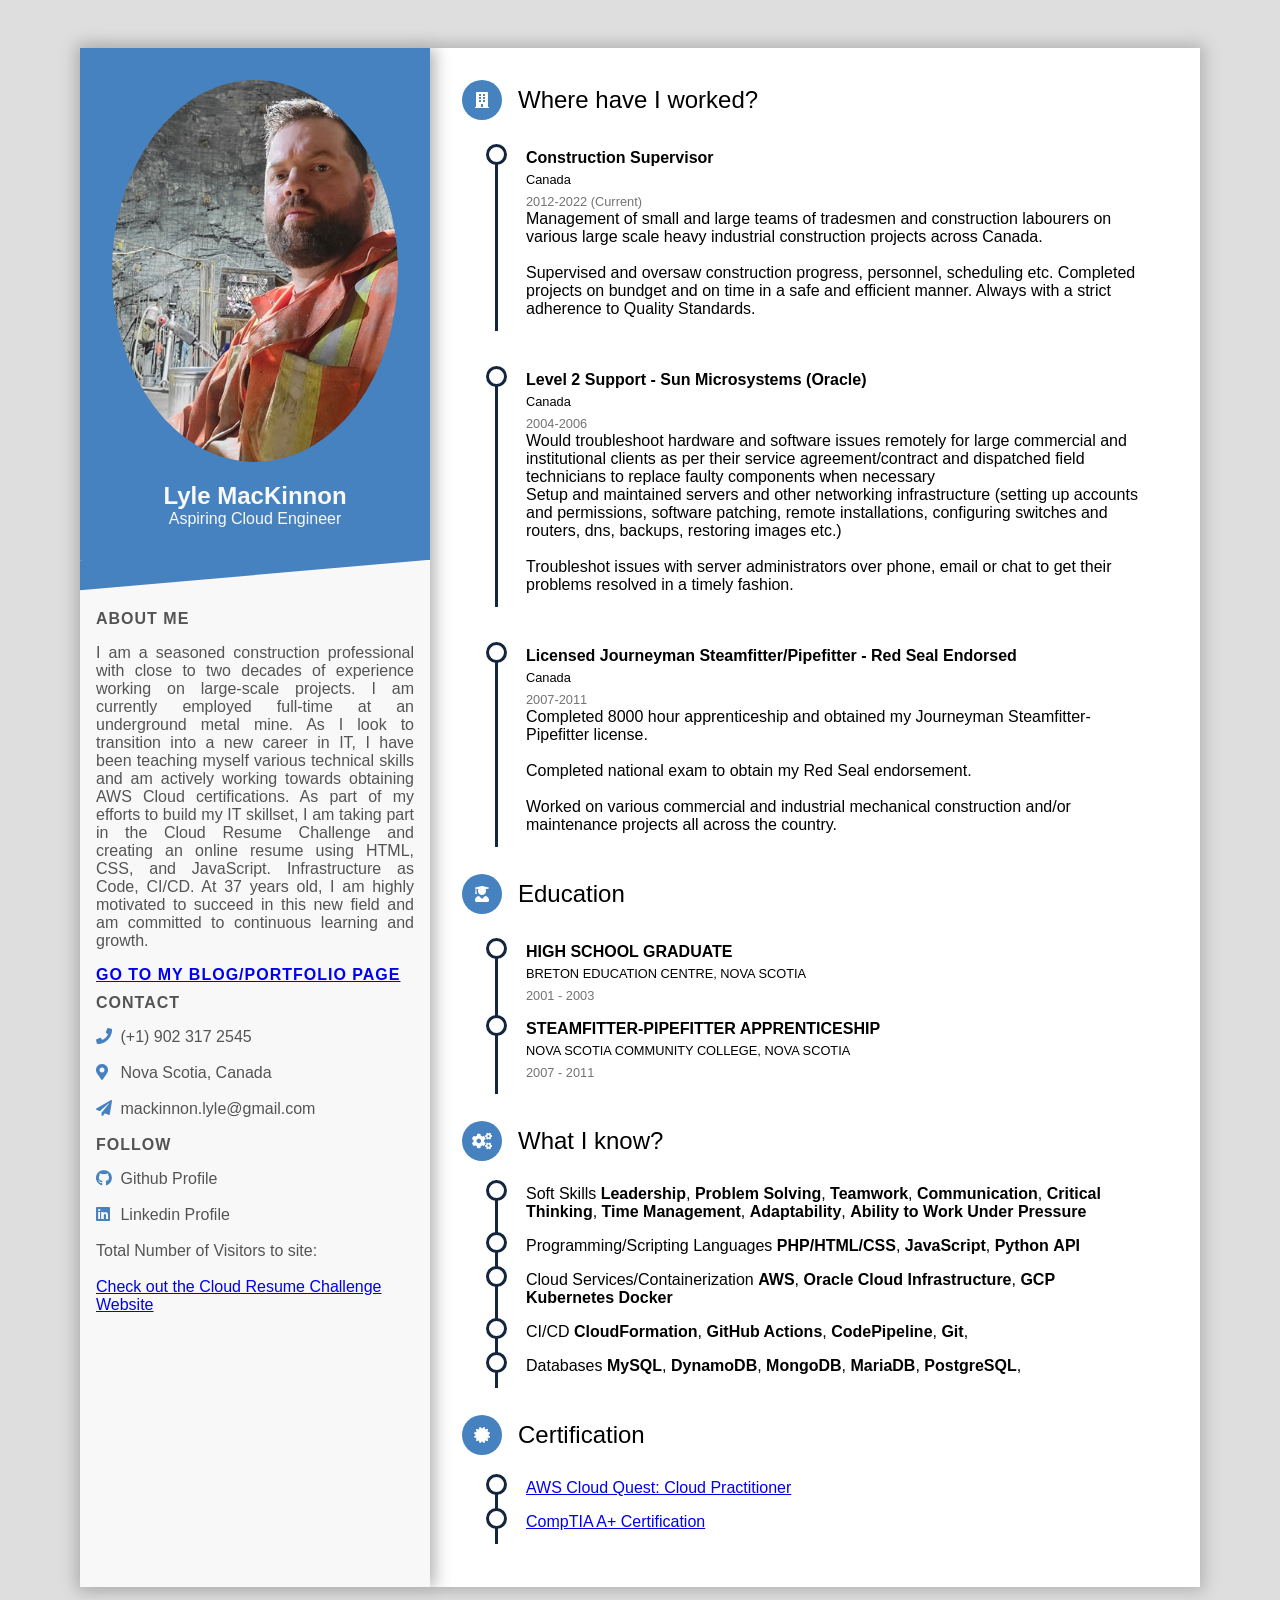
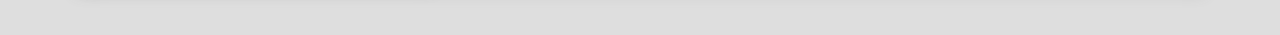
<file: website/index.html>
<!DOCTYPE html>
<html>
    <head>

      <script src="script.js"></script>


        
        <meta charset="utf-8">
        <meta http-equiv="X-UA-Compatible" content="IE=edge">
        <meta name="viewport" content="width=device-width, initial-scale=1">
        <meta name="description" content="Lyle's Cloud Resume Challenge Website">
        <meta property="og:site_name" content="Lyle MacKinnon">
        <meta property="og:title" content="Future Cloud Engineer" />
        <meta property="og:description" content="Lyle's Cloud Resume Challenge Website" />
        <meta property="og:image" itemprop="image" content="lyle.jpg">
        <meta property="og:type" content="website" />
        <link rel="stylesheet" href="style.css">
        <link rel="stylesheet" href="https://use.fontawesome.com/releases/v5.0.13/css/all.css" integrity="sha384-DNOHZ68U8hZfKXOrtjWvjxusGo9WQnrNx2sqG0tfsghAvtVlRW3tvkXWZh58N9jp" crossorigin="anonymous">
        <title>Lyle's Cloud Resume Challenge Website</title>
    </head>
    <body>
      
            <div class="wrapper">
                    <div class="intro">
                      <div class="profile">
                        <div class="photo">
                          <img src="lyle.jpg">
                        </div>
                        <div class="bio">
                          <h1 class="name">Lyle MacKinnon</h1>
                          <p class="profession">Aspiring Cloud Engineer</p>
                        </div>
                      </div>

                      



                      <div class="intro-section about">

                        <h1 class="title">About me</h1>
                        <p class="paragraph">
                          I am a seasoned construction professional with close to two decades of experience working on large-scale projects. I am currently employed full-time at an underground metal mine. As I look to transition into a new career in IT, I have been teaching myself various technical skills and am actively working towards obtaining AWS Cloud certifications. As part of my efforts to build my IT skillset, I am taking part in the Cloud Resume Challenge and creating an online resume using HTML, CSS, and JavaScript. Infrastructure as Code, CI/CD. At 37 years old, I am highly motivated to succeed in this new field and am committed to continuous learning and growth.
                        </p>
                      </div>
                      <div class="intro-section contact">
                          <h1 class="title"><a target="_blank" rel="author" href="https://www.lylemackinnon.com">Go To My Blog/Portfolio Page</a></h1>    
                      </div>
                      <div class="intro-section contact">
                        <h1 class="title">Contact</h1>
                        <div class="info-section">
                          <i class="fas fa-phone"></i>
                          <span>(+1) 902 317 2545</span>
                        </div>
                        <div class="info-section">
                          <i class="fas fa-map-marker-alt"></i>
                          <span>Nova Scotia, Canada</span>
                        </div>
                        <div class="info-section">
                          <i class="fas fa-paper-plane"></i>
                          <span>mackinnon.lyle@gmail.com</span>
                        </div>
                      </div>
                  
                      <div class="intro-section follow">
                        <h1 class="title">Follow</h1>
                        <div class="info-section link">
                          <i class="fab fa-github"></i>
                          <a target="_blank" rel="author" href="https://github.com/mackinnonlyle">
                            <span>Github Profile</span>
                          </a>
                        </div>
                     
                        <div class="info-section link">
                          <i class="fab fa-linkedin"></i>
                          <a target="_blank" rel="author" href="https://www.linkedin.com/in/lyle-m-a7637022a/">
                            <span>Linkedin Profile</span>
                          </a>
                        </div>

                        <div id="visitors" class="visitors"> Total Number of Visitors to site: <span id="visits"></span><span id="loader" class="loader"></span>
                        </div>
                        
                        <br>
                        <div><a href="https://cloudresumechallenge.dev">Check out the Cloud Resume Challenge Website</a></div>
                      </div>
                    </div>
                    <div class="detail">
                        <div class="detail-section edu">
                            <div class="detail-title">
                                <div class="title-icon">
                                <i class="fas fa-building"></i>
                                </div>
                                <span>Where have I worked?</span>
                            </div>
                            <div class="detail-content">
                                <div class="timeline-block">
                                <h1>Construction Supervisor</h1>
                                <p>Canada</p>
                                <time>2012-2022 (Current)</time>
                                <div>
                                    
                                  <div>
                                      Management of small and large teams of tradesmen and construction labourers on various large scale heavy industrial construction projects across Canada.
                                  </div>
                                  <br>
                                  <div>
                                      Supervised and oversaw construction progress, personnel, scheduling etc. Completed projects on bundget and on time in a safe and efficient manner. Always with a strict adherence to Quality Standards.
                                  </div>
                                    
                                </div>
                                </div>
                            </div>
                           
                            <div class="detail-content">
                                    <div class="timeline-block">
                                    <h1>Level 2 Support - Sun Microsystems (Oracle)</h1>
                                    <p>Canada</p>
                                    <time>2004-2006</time>
                                    <div>
                                        Would troubleshoot hardware and software issues remotely for large commercial and institutional clients as per their service agreement/contract and dispatched field technicians to replace faulty components when necessary
                      
                                            <div>
                                                Setup and maintained servers and other networking infrastructure (setting up accounts and permissions, software patching, remote installations, configuring switches and routers, dns, backups, restoring images etc.)
                                            </div>
                                            <br>
                                            <div>
                                                Troubleshot issues with server administrators over phone, email or chat to get their problems resolved in a timely fashion.
                                              </div>
                                      
                                    
                                                
                                            </div>
                                            </div>
                                    </div>
                                    <div class="detail-content">
                                      <div class="timeline-block">
                                      <h1>Licensed  Journeyman Steamfitter/Pipefitter - Red Seal Endorsed</h1>
                                      <p>Canada</p>
                                      <time>2007-2011</time>
                                      <div>
                                          
                                        <div>
                                            Completed 8000 hour apprenticeship and obtained my Journeyman Steamfitter-Pipefitter license.
                                        </div>
                                        <br>
                                        <div>
                                            Completed national exam to obtain my Red Seal endorsement.
                                        </div>
                                        <br>
                                        <div>
                                            Worked on various commercial and industrial mechanical construction and/or maintenance projects all across the country.
                                        </div>
                                       
                                      </div>
                                      </div>
                                  </div>

                        </div>
                      <div class="detail-section edu">
                        <div class="detail-title">
                          <div class="title-icon">
                            <i class="fas fa-user-graduate"></i>
                          </div>
                          <span>Education</span>
                        </div>
                        <div class="detail-content">
                          <div class="timeline-block">
                            <h1>HIGH SCHOOL GRADUATE </h1>
                            <p>BRETON EDUCATION CENTRE, NOVA SCOTIA</p>
                            <time>2001 - 2003</time>

                          </div>
                            
                            <div class="detail-content">
                                <div class="timeline-block">
                                  <h1>STEAMFITTER-PIPEFITTER APPRENTICESHIP </h1>
                                  <p>NOVA SCOTIA COMMUNITY COLLEGE, NOVA SCOTIA</p>
                                  <time>2007 - 2011</time>
                                  
                                </div>

                          </div>
                        </div>
                      </div>
                      <div class="detail-section edu">
                          <div class="detail-title">
                            <div class="title-icon">
                              <i class="fas fa-cogs"></i>
                            </div>
                            <span>What I know?</span>
                          </div>
                          <div class="detail-content">


                            <div class="timeline-block">Soft Skills
                              <strong class="Tag">Leadership</strong>,
                              <strong class="Tag">Problem Solving</strong>,
                              <strong class="Tag">Teamwork</strong>, 
                              <strong class="Tag">Communication</strong>,
                              <strong class="Tag">Critical Thinking</strong>,
                              <strong class="Tag">Time Management</strong>, 
                              <strong class="Tag">Adaptability</strong>,
                              <strong class="Tag">Ability to Work Under Pressure</strong>

                          </div>


                                  <div class="timeline-block">Programming/Scripting Languages
                                      <strong class="Tag">PHP/HTML/CSS</strong>,
                                      <strong class="Tag">JavaScript</strong>, 
                                      <strong class="Tag">Python</strong>
                                      <strong class="Tag">API</strong>
                                  </div>
              
                                  <div class="timeline-block">Cloud Services/Containerization
                                      <strong class="Tag">AWS</strong>,
                                      <strong class="Tag">Oracle Cloud Infrastructure</strong>,
                                      <strong class="Tag">GCP</strong>
                                      <strong class="Tag">Kubernetes</strong>
                                      <strong class="Tag">Docker</strong>
                                  </div>
                                  <div class="timeline-block">CI/CD 
                                      <strong class="Tag">CloudFormation</strong>,
                                      <strong class="Tag">GitHub Actions</strong>,
                                      <strong class="Tag">CodePipeline</strong>,
                                      <strong class="Tag">Git</strong>,
                                  </div>
                                  
                                  <div class="timeline-block">Databases
                                      <strong class="Tag">MySQL</strong>,
                                      <strong class="Tag">DynamoDB</strong>,
                                      <strong class="Tag">MongoDB</strong>,
                                      <strong class="Tag">MariaDB</strong>,
                                      <strong class="Tag">PostgreSQL</strong>,
                                  </div>
                        
                          </div>
                        </div>
                        <div class="detail-section edu">
                            <div class="detail-title">
                              <div class="title-icon">
                                <i class="fas fa-certificate"></i>
                              </div>
                              <span>Certification</span>
                            </div>
                            <div class="detail-content">
                              <div class="timeline-block">
                                  <a href="https://www.credly.com/badges/567d5b68-485e-4e83-8660-c794102bd4ed/public_url">AWS Cloud Quest: Cloud Practitioner</a>
                              </div>
                              <div class="detail-content">
                                <div class="timeline-block">
                                    <a href="https://www.credly.com/badges/f12c98de-fb73-4321-8a29-a794b80d8d8f/public_url">CompTIA A+ Certification</a>
                                </div>

                            </div>
                          </div>
                      </div>
                    </div>
                  </div>

                  


    </body>
</html>
</file>
<file: website/style.css>
:root {
    --color-gray-light-1: #f8f8f8;
    --color-gray-light-2: #e9e9e9;
    --color-gray-light-3: #dedede;
    --color-gray-dark-1: #545454;
    --color-gray-dark-2: #737373;
    --color-gray-dark-3: #9a9a9a;
    --color-blue-dark-1: #00387f;
    --color-tiffany: #00a6a6;
    --profile-theme: #4682bf;
    --timeline-circle-theme: #14253e;
  
    --pgbar-length: 100%;
  
    --MATH-PI: 3.1415px;
    --percent: 100;
  }
  
  html {
    font-size: 100%;
    font-family: "PT Sans", sans-serif;
  }
  
  * {
    box-sizing: border-box;
  }
  
  body {
    margin: 0;
    padding: 3rem 1rem;
    min-height: 100vh;
    background-color: var(--color-gray-light-3);
  }
  
  .wrapper {
    margin: 0 auto;
    max-width: 70rem;
    background-color: var(--color-gray-light-2);
    display: flex;
    box-shadow: 0px 0px 15px 4px #b3b3b3;
  }
  
  .intro {
    flex: 0 0 350px;
    background-color: var(--color-gray-light-1);
    box-shadow: 5px 0px 15px 0px #b3b3b3;
    z-index: 5;
  }
  .profile {
    position: relative;
    background-color: var(--profile-theme);
    padding: 2rem 1rem;
    margin-bottom: 50px;
    text-align: center;
    user-select: none;
  }
  .profile::after {
    content: " ";
    position: absolute;
    left: 0;
    bottom: -15px;
    width: 100%;
    height: 30px;
    background-color: var(--profile-theme);
    transform: skewY(-5deg);
  }
  .photo img {
    width: 90%;
    border-radius: 80%;
  }
  
  .bio .name {
    font-size: 1.5rem;
    text-align: center;
    color: var(--color-gray-light-1);
    margin: 0;
    margin-top: 1rem;
  }
  .bio .profession {
    font-size: 1rem;
    text-align: center;
    color: var(--color-gray-light-1);
    margin: 0;
  }
  
  .intro-section {
    padding: 0 1rem;
    color: var(--color-gray-dark-1);
  }
  .intro-section .title {
    font-size: 1rem;
    font-weight: bold;
    text-transform: uppercase;
    letter-spacing: 1px;
  }
  .about .paragraph {
    text-align: justify;
  }
  .info-section {
    margin: 1rem 0;
  }
  .info-section span {
    position: relative;
    transition: all 0.3s;
  }
  .info-section i {
    color: var(--profile-theme);
    width: 20px;
    height: 20px;
  }
  
  .link a {
    text-decoration: none;
    color: inherit;
  }
  
  .link span::after {
    position: absolute;
    content: "";
    left: 50%;
    bottom: -3px;
    width: 0;
    height: 2px;
    background-color: var(--profile-theme);
    transition: width 0.3s;
    /*transition-timing-function: cubic-bezier(.64,.51,.16,.86);*/
    transition-timing-function: cubic-bezier(0.92, 0.57, 0.33, 1.02);
    transform: translate(-50%, 0);
  }
  
  .link span:hover {
    color: var(--profile-theme);
  }
  .link span:hover::after {
    width: 100%;
  }
  
  /* Detail section overall setting*/
  .detail {
    flex: 1 0 0;
    background-color: white;
    padding: 2rem;
  }
  .detail:hover > .detail-section:not(:hover) {
    opacity: 0.3;
  }
  .detail-section {
    transition: all 0.3s;
  }
  .detail-section:not(:last-of-type) {
    padding-bottom: 1rem;
  }
  .detail-title {
    display: flex;
    align-items: center;
  }
  .detail-section > .detail-content {
    padding: 1.5rem;
    padding-left: 2rem;
    user-select: none;
  }
  .detail-section.edu > .detail-content {
    padding-left: calc(1.5rem + 10px);
  }
  .title-icon + span {
    font-size: 1.5rem;
    transition: all 0.3s;
  }
  .title-icon {
    display: inline-flex;
    justify-content: center;
    align-items: center;
    padding: 1rem;
    margin-right: 1rem;
    width: 2.5rem;
    height: 2.5rem;
    background-color: var(--profile-theme);
    border-radius: 50%;
    transition: all 0.3s;
  }
  .title-icon i {
    color: white;
    line-height: 1rem;
    font-size: 1rem;
    text-align: center;
  }
  .detail-section:hover .title-icon {
    transform: scale(1.5);
    margin-right: 1.5rem;
  }
  .detail-section:hover .title-icon + span {
    letter-spacing: 1.5px;
  }
  
  /* time line block in education section */
  .timeline-block {
    position: relative;
    padding-left: 30px;
  }
  .timeline-block:not(:last-of-type) {
    margin-bottom: 1rem;
  }
  .timeline-block h1 {
    font-size: 1rem;
    margin: 5px 0;
    transition: all 0.3s;
  }
  .timeline-block p {
    font-size: 0.8rem;
    margin: 5px 0;
  }
  .timeline-block time {
    font-size: 0.8rem;
    color: var(--color-gray-dark-2);
  }
  .timeline-block::before {
    position: absolute;
    content: "";
    width: 15px;
    height: 15px;
    background-color: white;
    border: 3px solid var(--timeline-circle-theme);
    border-radius: 50%;
    left: -10px;
    top: -5px;
  }
  .timeline-block::after {
    position: absolute;
    content: "";
    width: 3px;
    height: 100%;
    background-color: var(--timeline-circle-theme);
    left: -1px;
    top: 13px;
  }
  .timeline-block:hover h1 {
    color: var(--color-tiffany);
  }
  .timeline-block:hover::before {
    animation: circle 1.2s infinite;
  }
  
  /* Programming skills section */
  .pg-list,
  .tool-list,
  .favor-list {
    padding: 0;
    list-style: none;
  }
  .pg-list > li {
    margin: 1rem 0;
    display: flex;
    align-items: center;
  }
  .sb-skeleton {
    position: relative;
    flex: 1 0 auto;
    height: 2px;
    background-color: var(--color-gray-dark-3);
  }
  .pg-list > li > span {
    flex: 0 0 100px;
  }
  .sb-skeleton > .skillbar {
    position: absolute;
    left: 0;
    top: -1px;
    width: var(--pgbar-length);
    height: 4px;
    background-color: var(--profile-theme);
  }
  .tool-list {
    list-style: none;
    display: flex;
    justify-content: space-between;
  }
  .tool-list > li {
    position: relative;
    text-align: center;
    flex: 0 0 25%;
  }
  .tool-list > li > svg {
    position: relative;
    fill: transparent;
    width: 95%;
    transform: rotate(-90deg);
  }
  .tool-list > li > svg > circle {
    stroke-width: 1px;
    stroke: #cdcdcd;
  }
  .tool-list > li > svg > circle.cbar {
    stroke-width: 3px;
    stroke: var(--profile-theme);
    stroke-linecap: round;
    stroke-dashoffset: 0;
    stroke-dasharray: calc(var(--MATH-PI) * 45 * 2);
    transition: all 0.8s;
    transition-timing-function: cubic-bezier(0.64, 0.51, 0.16, 0.86);
  }
  .tool-list > li:hover > svg > circle.cbar {
    stroke-width: 4px;
    stroke: var(--color-tiffany);
    stroke-dashoffset: calc(var(--MATH-PI) * 45 * 2 * (1 - var(--percent)));
  }
  .tool-list > li > .tl-name,
  .tool-list > li > .tl-exp {
    position: absolute;
    left: 50%;
    color: var(--color-gray-dark-1);
  }
  .tool-list > li > .tl-name {
    top: 50%;
    font-size: 1.2rem;
    transform: translate(-50%, -50%);
  }
  .tool-list > li > .tl-exp {
    top: calc(50% + 1.4rem);
    font-size: 1rem;
    transform: translate(-50%, -50%);
  }
  /* Interests Section */
  .outer-frame {
    border: 1px solid var(--color-gray-dark-3);
    border-radius: 5px;
  }
  .favor-list {
    display: flex;
    flex-wrap: wrap;
    align-items: center;
    align-content: center;
  }
  .favor-list > li {
    display: flex;
    flex: 1 0 0;
    align-items: center;
    justify-content: baseline;
    flex-direction: column;
    color: var(--profile-theme);
    padding: 1rem 0;
    transition: all 0.3s;
  }
  .favor-list > li > i {
    display: inline-flex;
    justify-content: center;
    align-items: center;
    font-size: 40px;
    width: 50px;
    height: 50px;
  }
  .favor-list > li:hover {
    transform: scale(1.2);
    color: var(--color-tiffany);
  }
  .favor-list > li > span {
    letter-spacing: 1px;
  }
  
  @keyframes circle {
    0% {
      box-shadow: 0 0 0 0px rgba(51, 52, 57, 1);
    }
    100% {
      box-shadow: 0 0 0 6px rgba(51, 52, 57, 0);
    }
  }
  
  @media (max-width: 1024px) {
    html {
      font-size: 90%;
    }
    .wrapper {
      flex-direction: column;
    }
    .intro,
    .detail {
      flex: 0 0 100%;
      box-shadow: none;
    }
    .intro-section {
      padding: 0 2rem;
    }
    .profile {
      margin-bottom: 1rem;
    }
    .profile::after {
      display: none;
    }
    .photo img {
      width: 100px;
      height: 100px;
    }
  }
  
  @media (max-width: 768px) {
    html {
      font-size: 80%;
    }
    .tool-list {
      flex-wrap: wrap;
    }
    .tool-list > li {
      flex: 0 0 33.33%;
    }
    .favor-list > li {
      flex: 0 0 33.3333%;
    }
  }
  @media (max-width: 500px) {
    html {
      font-size: 70%;
    }
  }
</file>
